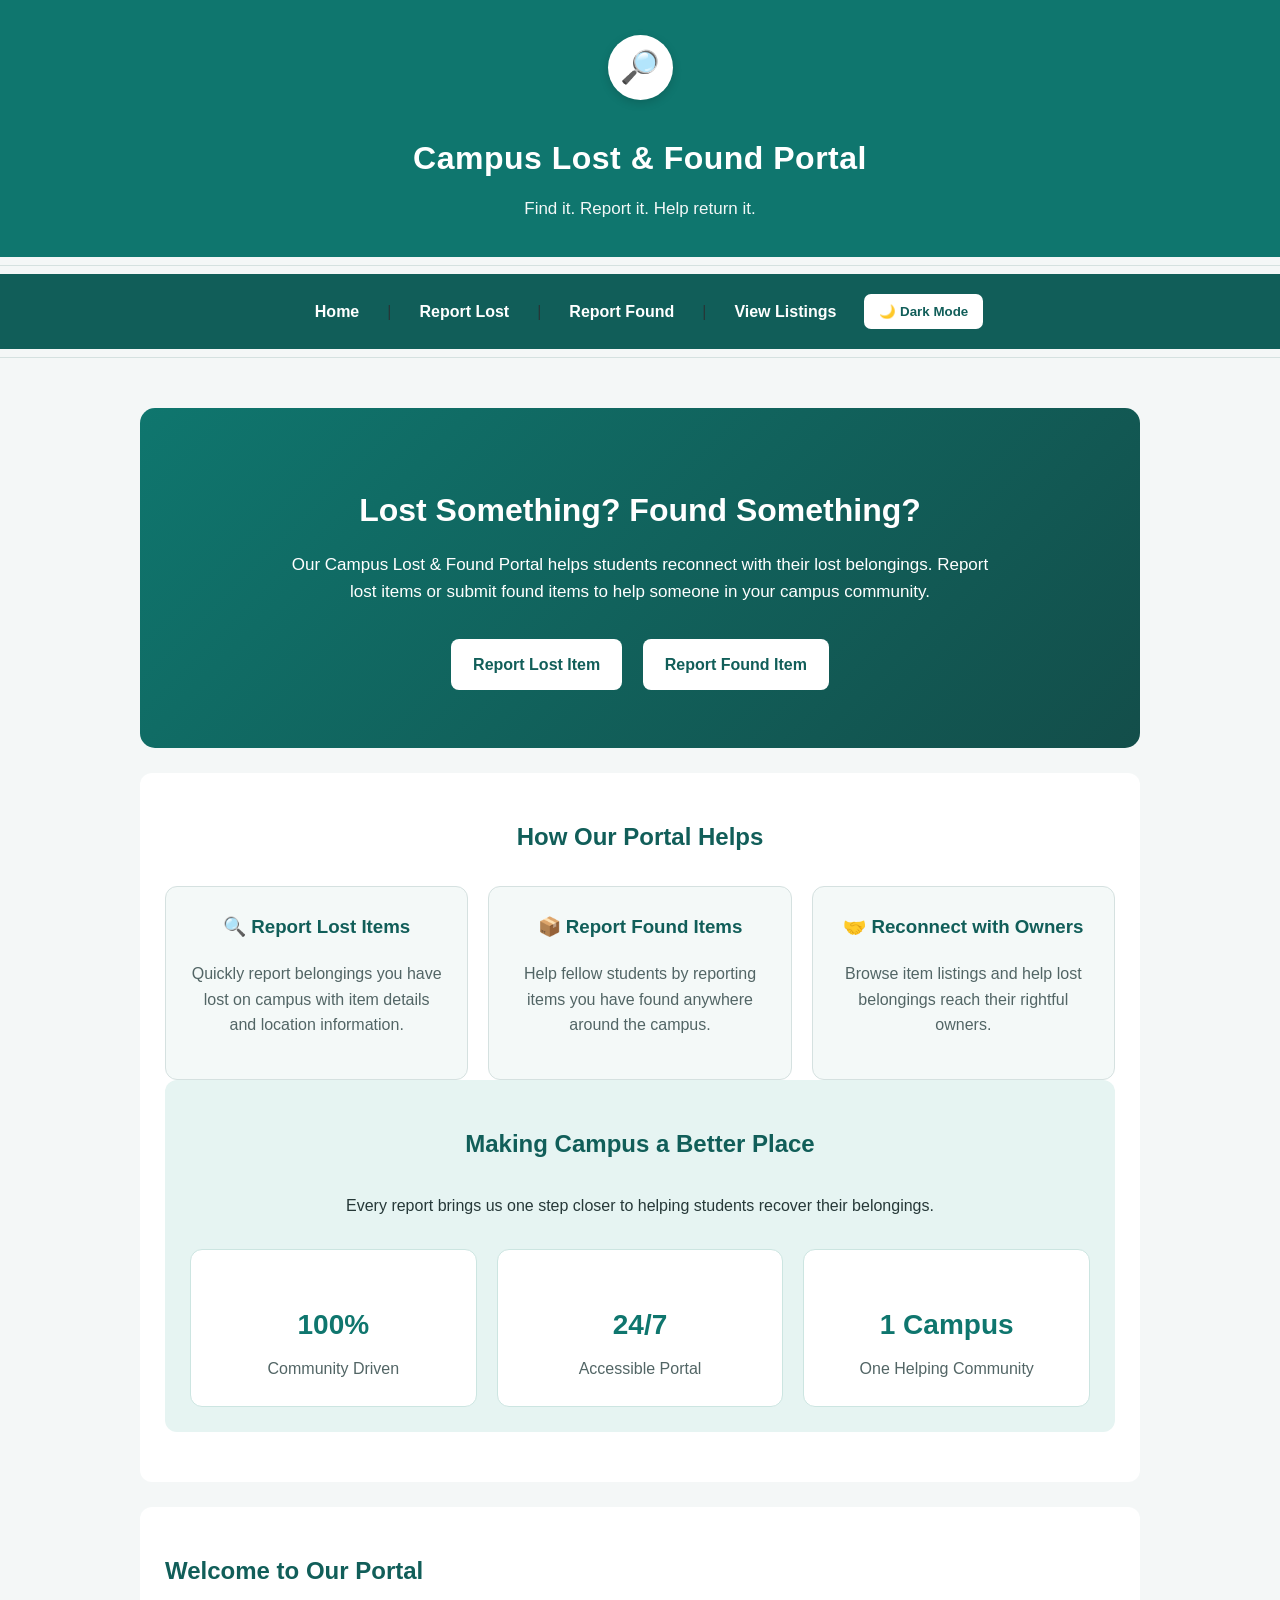
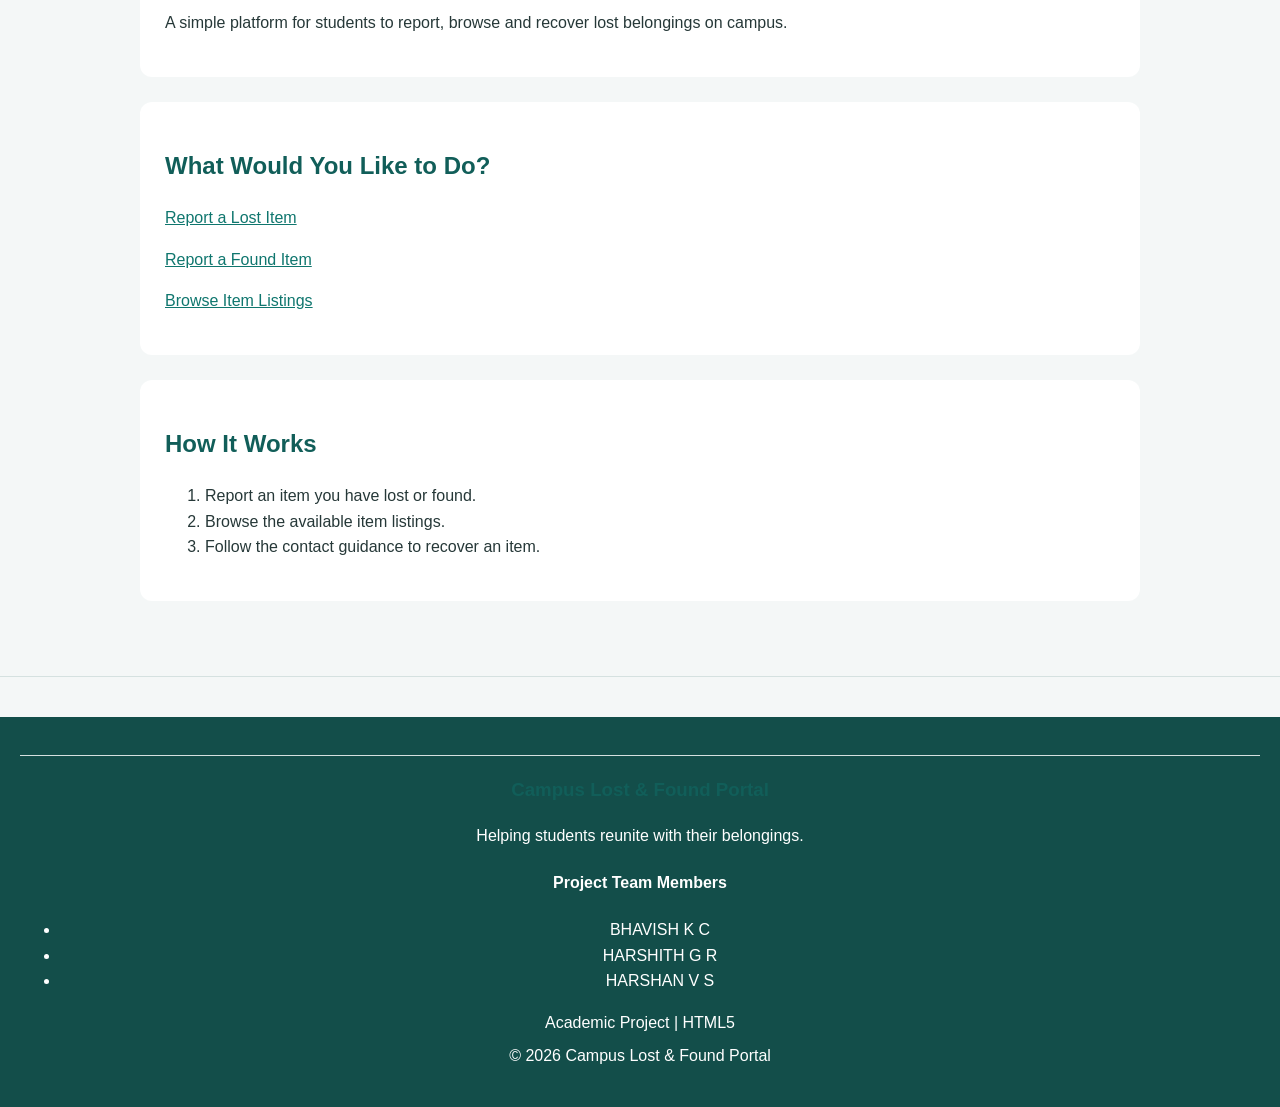
<file: index.html>
<!DOCTYPE html>
<html lang="en">

<head>
    <meta charset="UTF-8">
    <meta name="viewport" content="width=device-width, initial-scale=1.0">
    <title>Campus Lost & Found Portal</title>
    <link rel="stylesheet" href="style.css">
</head>

<body>

    <header><div class="brand-logo">🔎</div>
        <h1>Campus Lost & Found Portal</h1>
        <p>Find it. Report it. Help return it.</p>
    </header>

    <hr>

    <nav>
        <a href="index.html">Home</a> |
        <a href="lost.html">Report Lost</a> |
        <a href="found.html">Report Found</a> |
        <a href="listings.html">View Listings</a>
        <button id="darkModeToggle">🌙 Dark Mode</button>
    </nav>

    <hr>

    <main>
        <section class="hero">
    <h2>Lost Something? Found Something?</h2>
    <p>
        Our Campus Lost & Found Portal helps students reconnect
        with their lost belongings. Report lost items or submit
        found items to help someone in your campus community.
    </p>

    <div class="hero-buttons">
        <a href="lost.html" class="button">Report Lost Item</a>
        <a href="found.html" class="button">Report Found Item</a>
    </div>
</section>
<section class="features">
    <h2>How Our Portal Helps</h2>

    <div class="feature-container">

        <div class="feature-card">
            <h3>🔍 Report Lost Items</h3>
            <p>
                Quickly report belongings you have lost on campus
                with item details and location information.
            </p>
        </div>

        <div class="feature-card">
            <h3>📦 Report Found Items</h3>
            <p>
                Help fellow students by reporting items you have
                found anywhere around the campus.
            </p>
        </div>

        <div class="feature-card">
            <h3>🤝 Reconnect with Owners</h3>
            <p>
                Browse item listings and help lost belongings
                reach their rightful owners.
            </p>
        </div>

    </div>
    <section class="impact">
    <h2>Making Campus a Better Place</h2>
    <p class="impact-intro">
        Every report brings us one step closer to helping
        students recover their belongings.
    </p>

    <div class="impact-container">

        <div class="impact-card">
            <h3>100%</h3>
            <p>Community Driven</p>
        </div>

        <div class="impact-card">
            <h3>24/7</h3>
            <p>Accessible Portal</p>
        </div>

        <div class="impact-card">
            <h3>1 Campus</h3>
            <p>One Helping Community</p>
        </div>

    </div>
</section>
</section>

        <section>
            <h2>Welcome to Our Portal</h2>

            <p>
                A simple platform for students to report,
                browse and recover lost belongings on campus.
            </p>
        </section>

        <section>
            <h2>What Would You Like to Do?</h2>

            <p><a href="lost.html">Report a Lost Item</a></p>

            <p><a href="found.html">Report a Found Item</a></p>

            <p><a href="listings.html">Browse Item Listings</a></p>
        </section>

        <section>
            <h2>How It Works</h2>

            <ol>
                <li>Report an item you have lost or found.</li>
                <li>Browse the available item listings.</li>
                <li>Follow the contact guidance to recover an item.</li>
            </ol>
        </section>

    </main>

    <hr>

   
<footer>

    <hr>

    <h3>Campus Lost & Found Portal</h3>

    <p>Helping students reunite with their belongings.</p>

    <h4>Project Team Members</h4>

    <ul>
        <li>BHAVISH K C</li>
        <li>HARSHITH G R </li>
        <li>HARSHAN V S</li>
    </ul>

    <p>Academic Project | HTML5</p>

    <p>&copy; 2026 Campus Lost & Found Portal</p>

</footer>

<script>
    const darkModeButton = document.getElementById("darkModeToggle");

    // Check previously saved theme
    if (localStorage.getItem("theme") === "dark") {
        document.body.classList.add("dark-mode");
        darkModeButton.textContent = "☀️ Light Mode";
    }

    // Toggle between themes
    darkModeButton.addEventListener("click", function() {
        document.body.classList.toggle("dark-mode");

        if (document.body.classList.contains("dark-mode")) {
            localStorage.setItem("theme", "dark");
            darkModeButton.textContent = "☀️ Light Mode";
        } else {
            localStorage.setItem("theme", "light");
            darkModeButton.textContent = "🌙 Dark Mode";
        }
    });
</script>
<button id="backToTop" title="Back to Top">⬆️</button>
<script>
    const backToTopButton = document.getElementById("backToTop");

    window.addEventListener("scroll", function() {
        if (window.scrollY > 300) {
            backToTopButton.style.display = "block";
        } else {
            backToTopButton.style.display = "none";
        }
    });

    backToTopButton.addEventListener("click", function() {
        window.scrollTo({
            top: 0,
            behavior: "smooth"
        });
    });

</script>
        
</body>
</html>
</file>
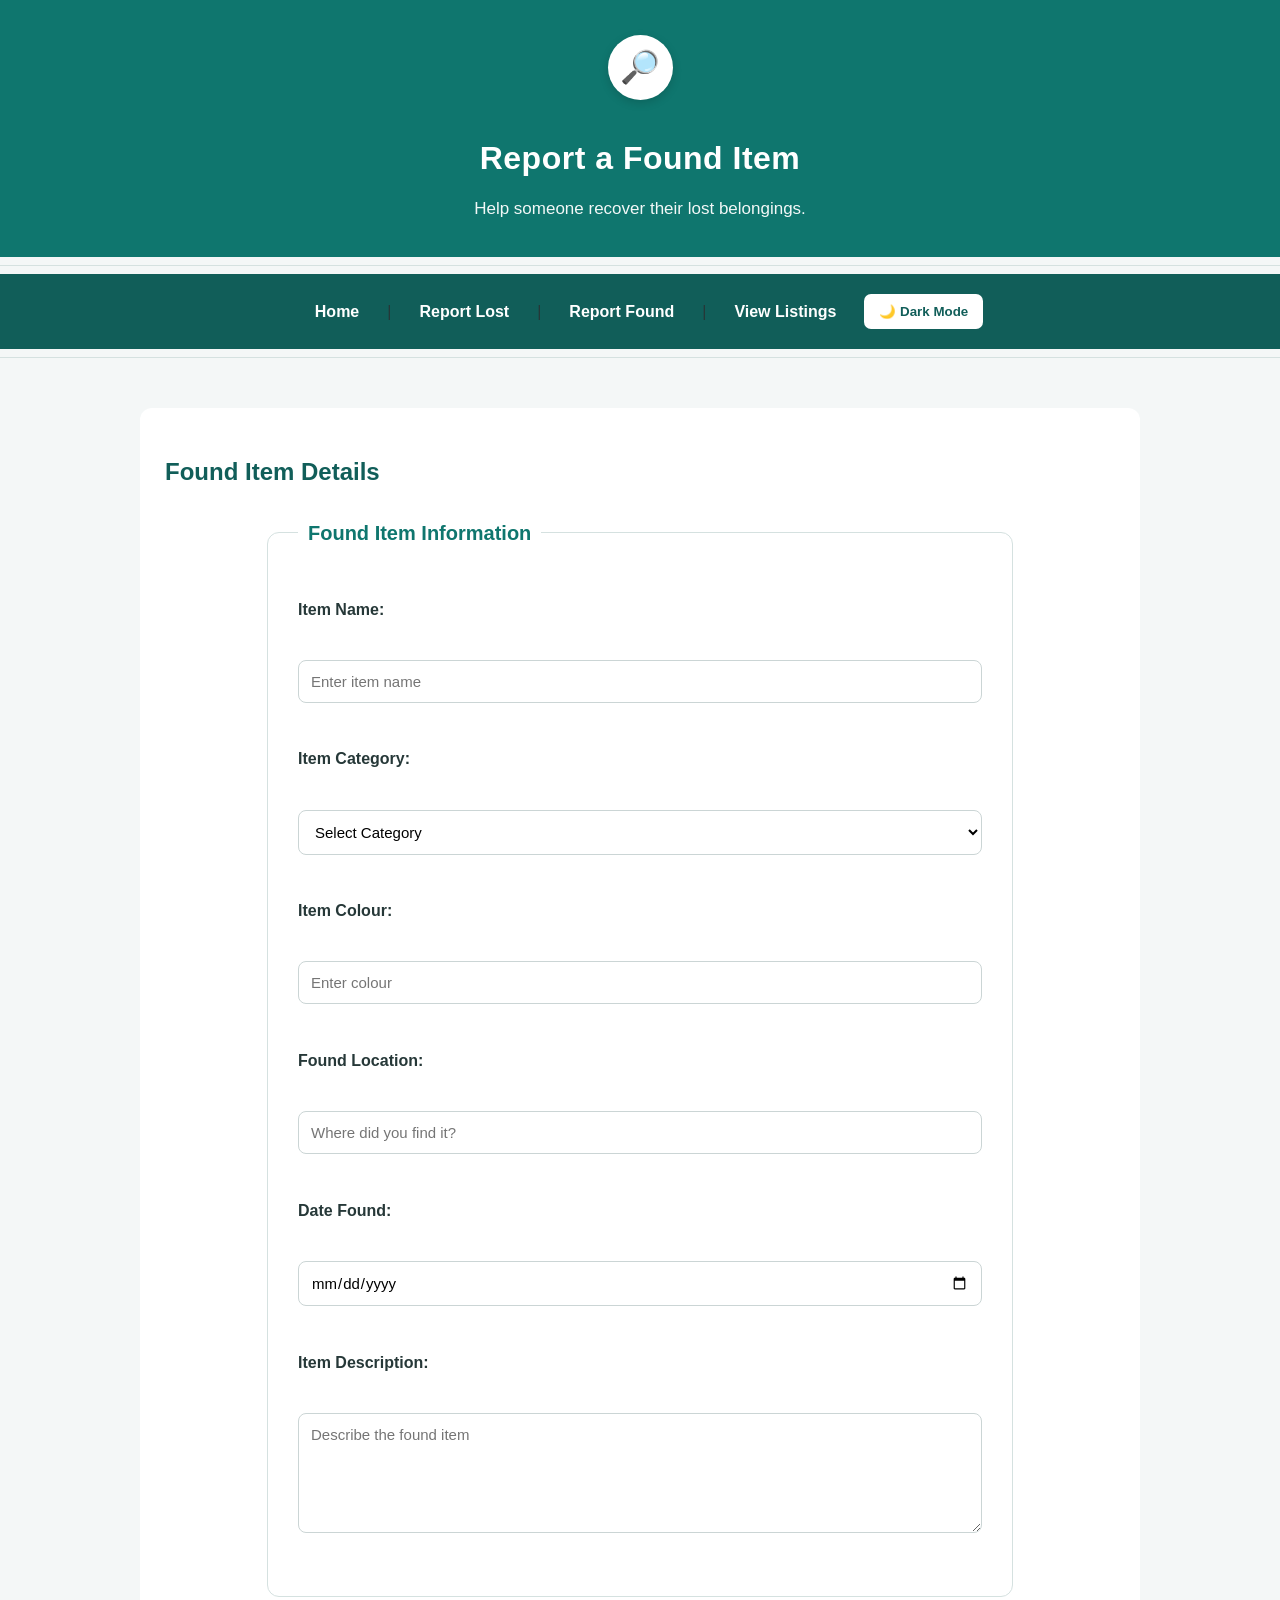
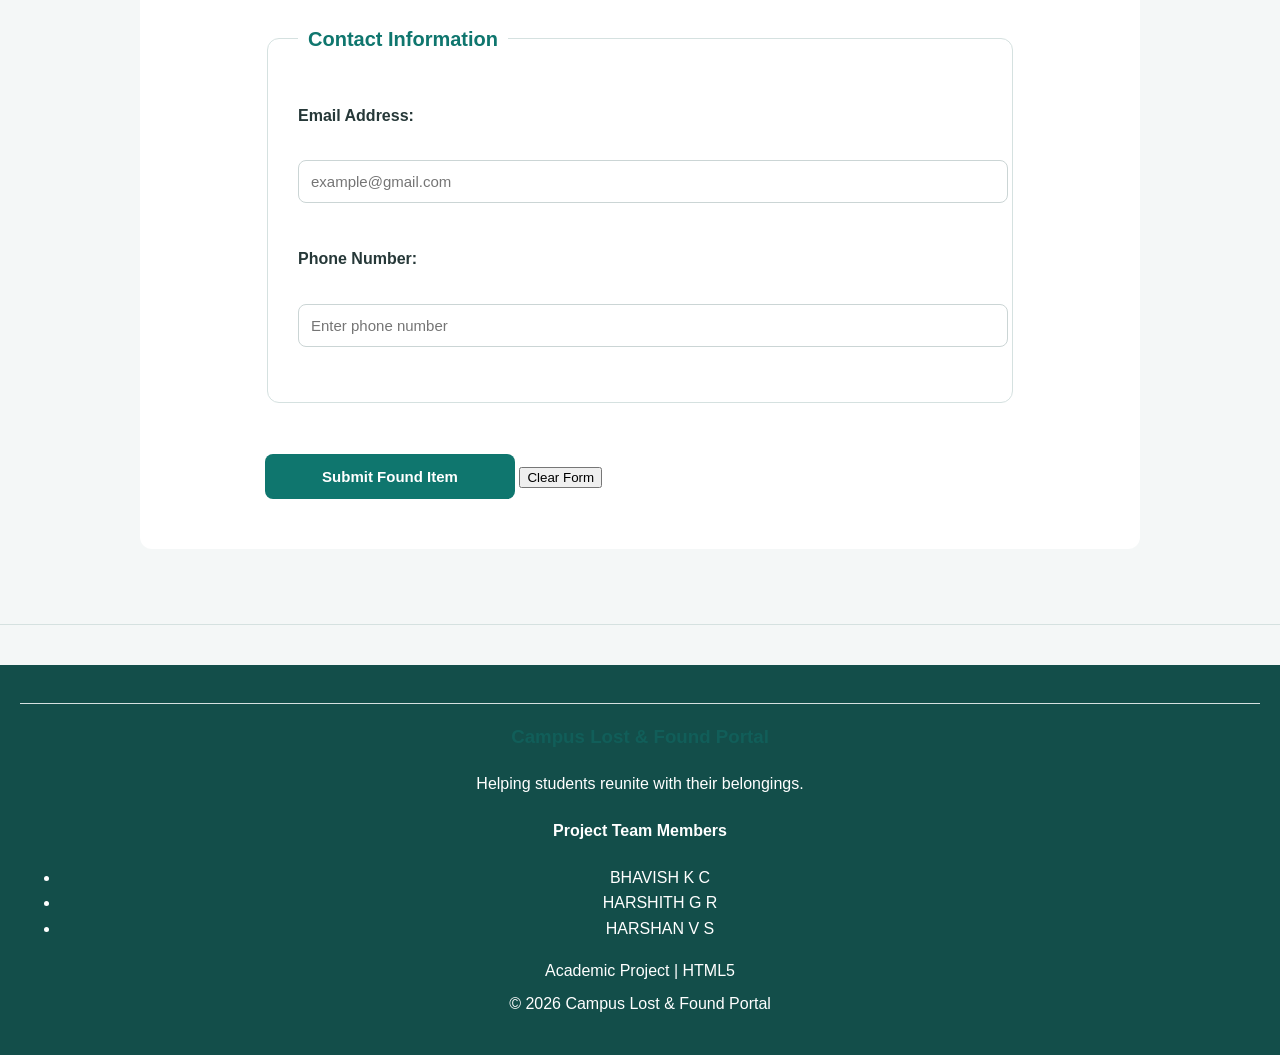
<file: found.html>
<!DOCTYPE html>
<html lang="en">

<head>
    <meta charset="UTF-8">
    <meta name="viewport" content="width=device-width, initial-scale=1.0">
    <title>Report Found Item | Campus Lost & Found</title>
    <link rel="stylesheet" href="style.css">
</head>

<body>

    <header><div class="brand-logo">🔎</div>
        <h1>Report a Found Item</h1>
        <p>Help someone recover their lost belongings.</p>
    </header>

    <hr>

    <nav>
        <a href="index.html">Home</a> |
        <a href="lost.html">Report Lost</a> |
        <a href="found.html">Report Found</a> |
        <a href="listings.html">View Listings</a>
        <button id="darkModeToggle">🌙 Dark Mode</button>
    </nav>

    <hr>

    <main>

        <section>
            <h2>Found Item Details</h2>

<form>

    <fieldset>

        <legend>Found Item Information</legend>

        <label for="itemname">Item Name:</label><br>
        <input type="text" id="itemname" name="itemname"
               placeholder="Enter item name" required>
        <br><br>

        <label for="category">Item Category:</label><br>
        <select id="category" name="category" required>
            <option value="">Select Category</option>
            <option>Electronics</option>
            <option>Books</option>
            <option>Accessories</option>
            <option>Documents</option>
            <option>Others</option>
        </select>
        <br><br>

        <label for="colour">Item Colour:</label><br>
        <input type="text" id="colour" name="colour"
               placeholder="Enter colour">
        <br><br>

        <label for="location">Found Location:</label><br>
        <input type="text" id="location" name="location"
               placeholder="Where did you find it?" required>
        <br><br>

        <label for="date">Date Found:</label><br>
        <input type="date" id="date" name="date">
        <br><br>

        <label for="description">Item Description:</label><br>
        <textarea id="description" name="description"
                  rows="5" cols="35"
                  placeholder="Describe the found item"></textarea>
        <br><br>

    </fieldset>

    <br>

    <fieldset>

        <legend>Contact Information</legend>

        <label for="email">Email Address:</label><br>
        <input type="email" id="email" name="email"
               placeholder="example@gmail.com" required>
        <br><br>

        <label for="phone">Phone Number:</label><br>
        <input type="tel" id="phone" name="phone"
               placeholder="Enter phone number">
        <br><br>

    </fieldset>

    <br>

    <input type="submit" value="Submit Found Item">
    <input type="reset" value="Clear Form">

</form>


        </section>

    </main>

    <hr>

   
<footer>

    <hr>

    <h3>Campus Lost & Found Portal</h3>

    <p>Helping students reunite with their belongings.</p>

    <h4>Project Team Members</h4>

    <ul>
        <li>BHAVISH K C</li>
        <li>HARSHITH G R</li>
        <li>HARSHAN V S</li>
    </ul>

    <p>Academic Project | HTML5</p>

    <p>&copy; 2026 Campus Lost & Found Portal</p>

</footer>

<script>
    const foundForm = document.querySelector("form");

    foundForm.addEventListener("submit", function(event) {
        event.preventDefault();

        alert("Your found item report has been submitted successfully! Thank you for helping.");

        foundForm.reset();
    });
</script>
<script>
    const darkModeButton = document.getElementById("darkModeToggle");

    if (localStorage.getItem("theme") === "dark") {
        document.body.classList.add("dark-mode");
        darkModeButton.textContent = "☀️ Light Mode";
    }

    darkModeButton.addEventListener("click", function() {
        document.body.classList.toggle("dark-mode");

        
        if (document.body.classList.contains("dark-mode")) {
            localStorage.setItem("theme", "dark");
            darkModeButton.textContent = "☀️ Light Mode";
        } else {
            localStorage.setItem("theme", "light");
            darkModeButton.textContent = "🌙 Dark Mode";
        }
    });

</script>
<script>
    const backToTopButton = document.getElementById("backToTop");

    window.addEventListener("scroll", function() {
        if (window.scrollY > 300) {
            backToTopButton.style.display = "block";
        } else {
            backToTopButton.style.display = "none";
        }
    });

    backToTopButton.addEventListener("click", function() {
        window.scrollTo({
            top: 0,
            behavior: "smooth"
        });
    });
</script>

</body>
</html>
</file>
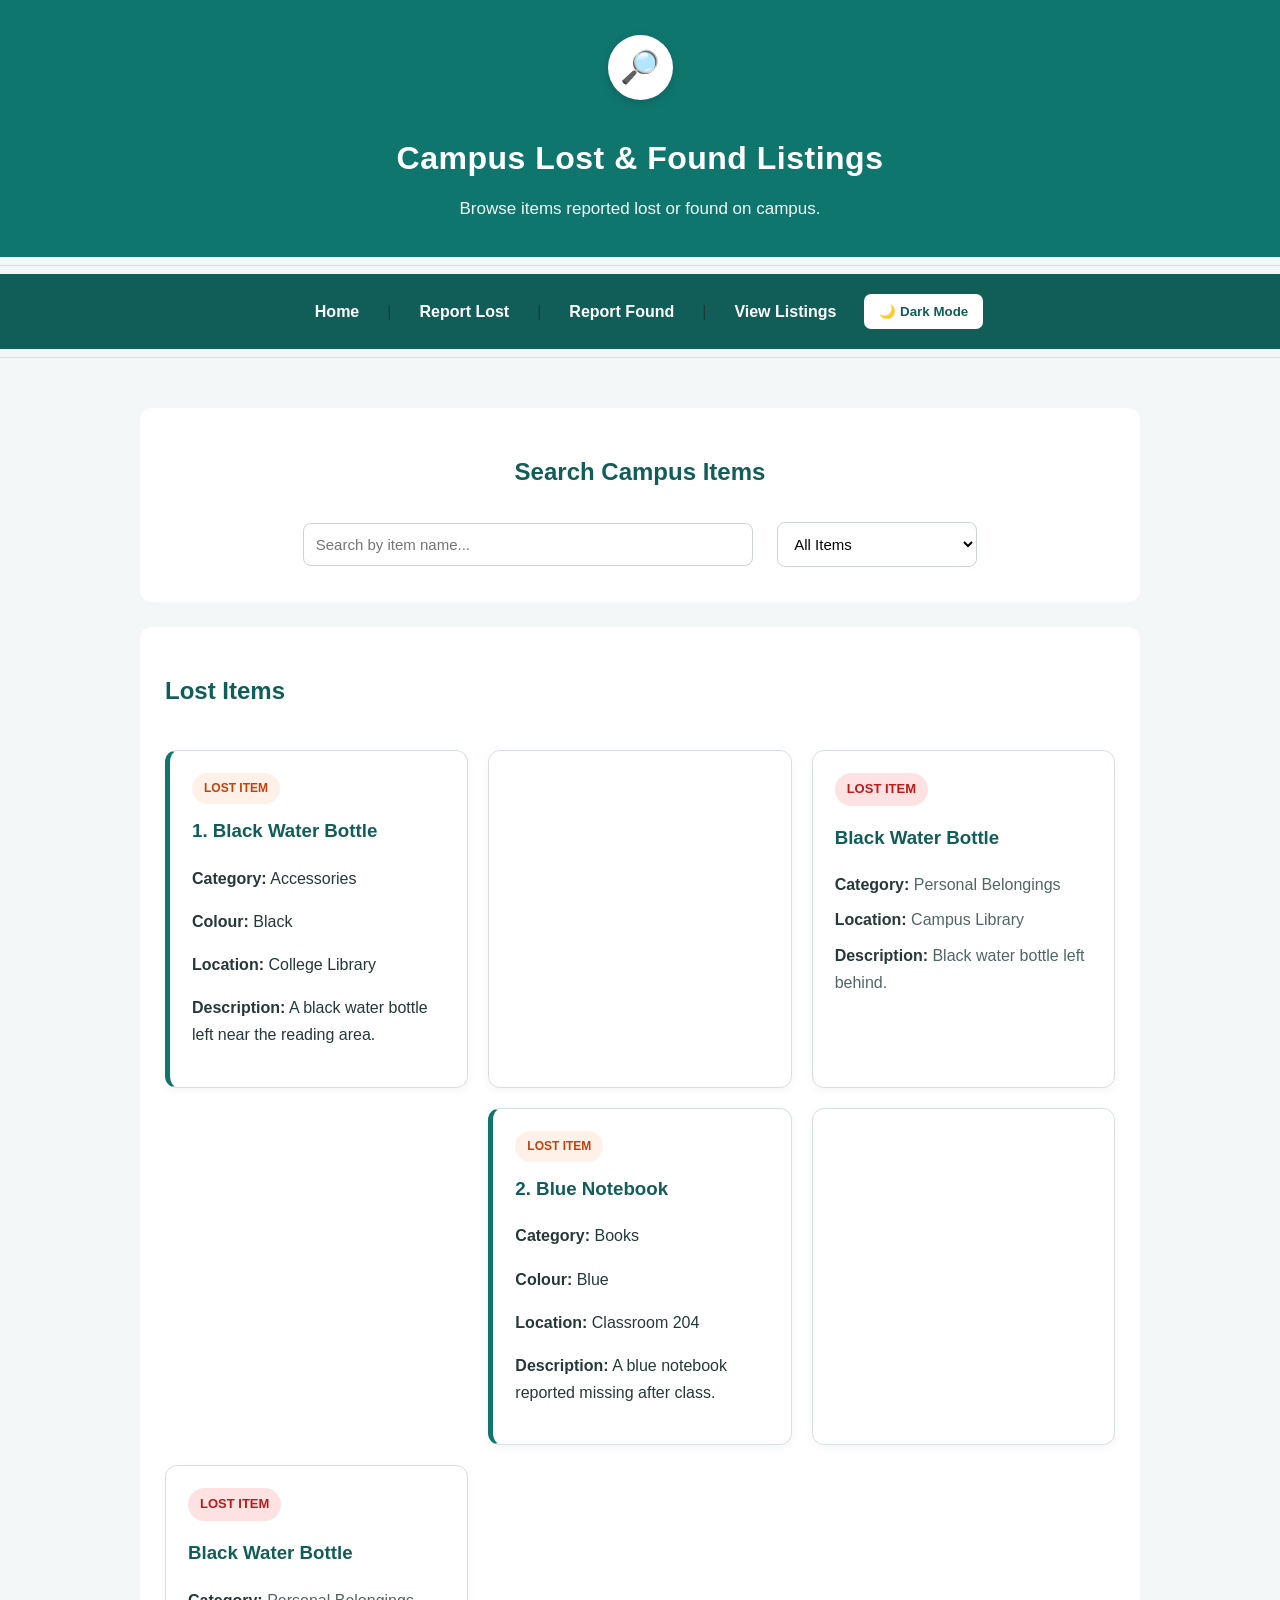
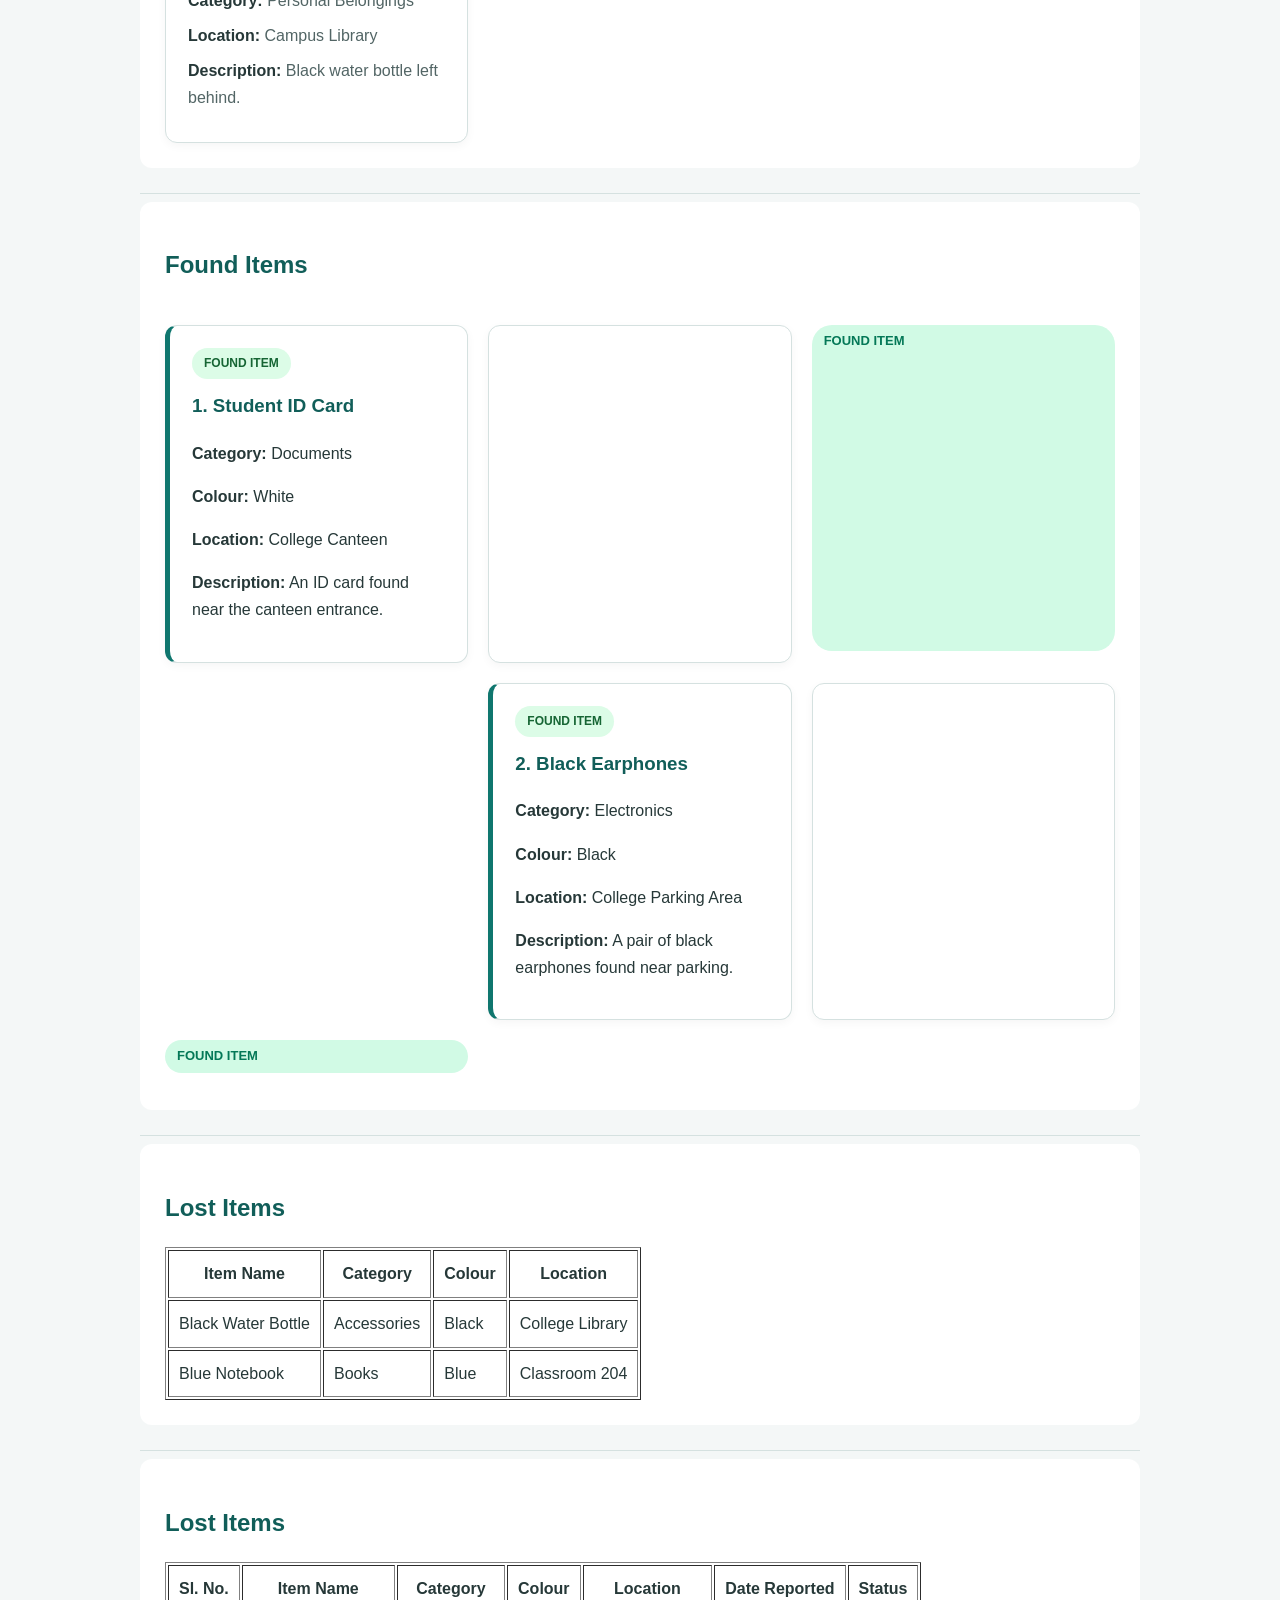
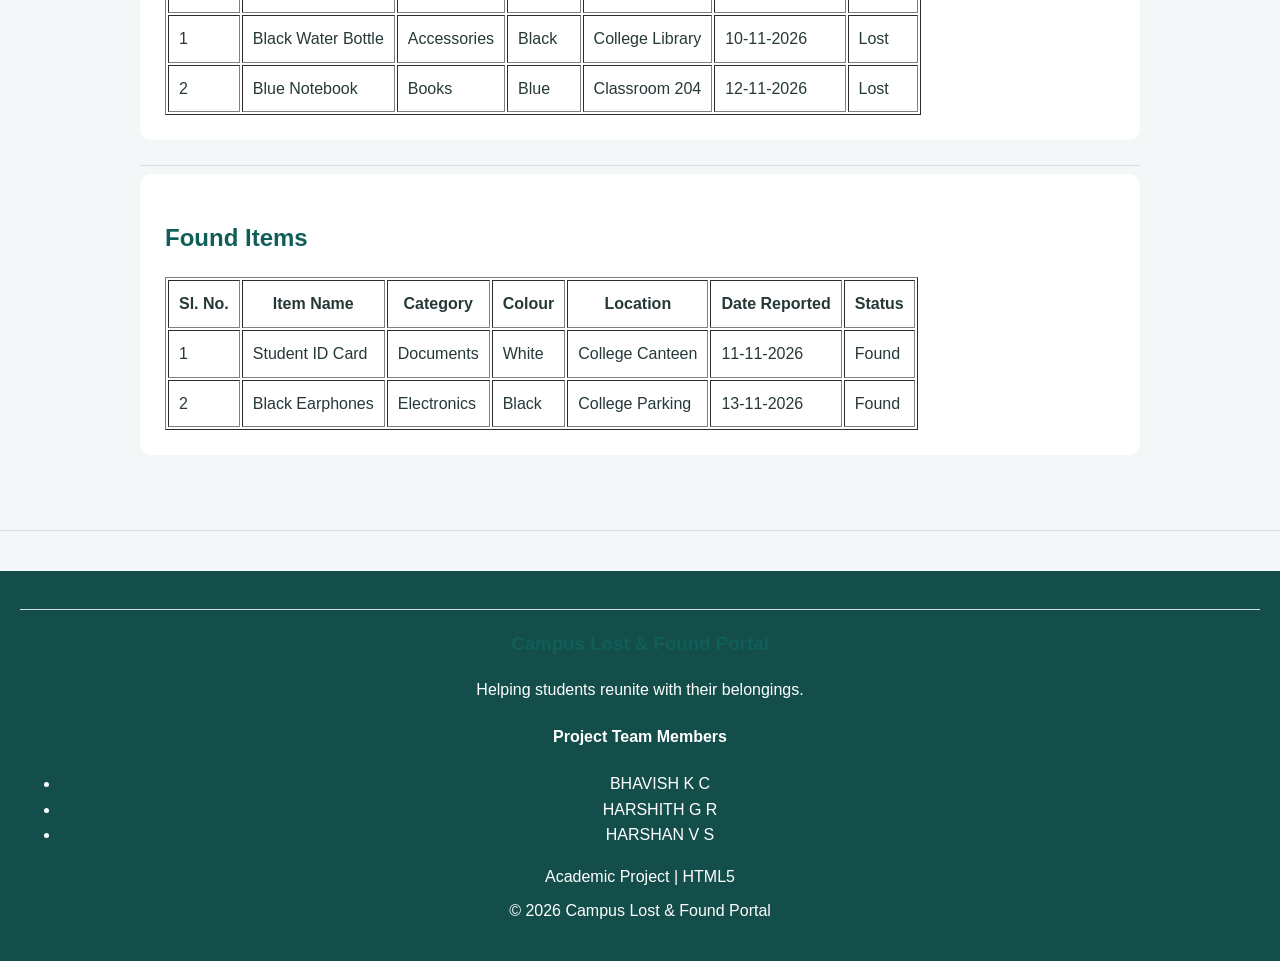
<file: listings.html>
<!DOCTYPE html>
<html lang="en">

<head>
    <meta charset="UTF-8">
    <meta name="viewport" content="width=device-width, initial-scale=1.0">
    <title>Item Listings | Campus Lost & Found</title>
    <link rel="stylesheet" href="style.css">
</head>

<body>

    <header><div class="brand-logo">🔎</div>
        <h1>Campus Lost & Found Listings</h1>
        <p>Browse items reported lost or found on campus.</p>
    </header>

    <hr>

    <nav>
        <a href="index.html">Home</a> |
        <a href="lost.html">Report Lost</a> |
        <a href="found.html">Report Found</a> |
        <a href="listings.html">View Listings</a>
        <button id="darkModeToggle">🌙 Dark Mode</button>
    </nav>

    <hr>

    <main>
<section class="search-section">
    <h2>Search Campus Items</h2>

    <input
        type="text"
        id="searchInput"
        placeholder="Search by item name..."
    >

    <select id="statusFilter">
        <option value="all">All Items</option>
        <option value="lost">Lost Items</option>
        <option value="found">Found Items</option>
    </select>
</section>
        <section>
            <h2>Lost Items</h2>

            <article>
                <span class="item-badge lost-badge">LOST ITEM</span>
                <h3>1. Black Water Bottle</h3>
                <p><strong>Category:</strong> Accessories</p>
                <p><strong>Colour:</strong> Black</p>
                <p><strong>Location:</strong> College Library</p>
                <p><strong>Description:</strong> A black water bottle left near the reading area.</p>
            </article>
            <article class="item-card" data-status="lost"></article>
<article class="item-card">

    <span class="item-status lost-status">
        LOST ITEM
    </span>
    <h3>Black Water Bottle</h3>

    <p><strong>Category:</strong> Personal Belongings</p>
    <p><strong>Location:</strong> Campus Library</p>
    <p><strong>Description:</strong> Black water bottle left behind.</p>

</article>
            <hr>

            <article>
                <span class="item-badge lost-badge">LOST ITEM</span>
                <h3>2. Blue Notebook</h3>
                <p><strong>Category:</strong> Books</p>
                <p><strong>Colour:</strong> Blue</p>
                <p><strong>Location:</strong> Classroom 204</p>
                <p><strong>Description:</strong> A blue notebook reported missing after class.</p>
            </article>
            <article class="item-card" data-status="lost"></article>
<article class="item-card">

    <span class="item-status lost-status">
        LOST ITEM
    </span>

    <h3>Black Water Bottle</h3>

    <p><strong>Category:</strong> Personal Belongings</p>
    <p><strong>Location:</strong> Campus Library</p>
    <p><strong>Description:</strong> Black water bottle left behind.</p>

</article>
        </section>

        <hr>

        <section>
            <h2>Found Items</h2>

            <article>
                <span class="item-badge found-badge">FOUND ITEM</span>
                <h3>1. Student ID Card</h3>
                <p><strong>Category:</strong> Documents</p>
                <p><strong>Colour:</strong> White</p>
                <p><strong>Location:</strong> College Canteen</p>
                <p><strong>Description:</strong> An ID card found near the canteen entrance.</p>
            </article>
            <article class="item-card" data-status="found"></article>
<span class="item-status found-status">
    FOUND ITEM
</span>
            <hr>

            <article>
                <span class="item-badge found-badge">FOUND ITEM</span>
                <h3>2. Black Earphones</h3>
                <p><strong>Category:</strong> Electronics</p>
                <p><strong>Colour:</strong> Black</p>
                <p><strong>Location:</strong> College Parking Area</p>
                <p><strong>Description:</strong> A pair of black earphones found near parking.</p>
            </article>
            <article class="item-card" data-status="found"></article>
<span class="item-status found-status">
    FOUND ITEM
</span>
        </section>

        <hr>

       <div class="listings-container">
    <!-- Your item cards go here -->
</div>
<section>

    <h2>Lost Items</h2>

    <table border="1" cellpadding="10">

        <tr>
            <th>Item Name</th>
            <th>Category</th>
            <th>Colour</th>
            <th>Location</th>
        </tr>

        <tr>
            <td>Black Water Bottle</td>
            <td>Accessories</td>
            <td>Black</td>
            <td>College Library</td>
        </tr>

        <tr>
            <td>Blue Notebook</td>
            <td>Books</td>
            <td>Blue</td>
            <td>Classroom 204</td>
        </tr>

    </table>

</section>

<hr>


<section>

    <h2>Lost Items</h2>

    <table border="1" cellpadding="10">

        <tr>
            <th>Sl. No.</th>
            <th>Item Name</th>
            <th>Category</th>
            <th>Colour</th>
            <th>Location</th>
            <th>Date Reported</th>
            <th>Status</th>
        </tr>

        <tr>
            <td>1</td>
            <td>Black Water Bottle</td>
            <td>Accessories</td>
            <td>Black</td>
            <td>College Library</td>
            <td>10-11-2026</td>
            <td>Lost</td>
        </tr>

        <tr>
            <td>2</td>
            <td>Blue Notebook</td>
            <td>Books</td>
            <td>Blue</td>
            <td>Classroom 204</td>
            <td>12-11-2026</td>
            <td>Lost</td>
        </tr>

    </table>

</section>

<hr>

<section>

    <h2>Found Items</h2>

    <table border="1" cellpadding="10">

        <tr>
            <th>Sl. No.</th>
            <th>Item Name</th>
            <th>Category</th>
            <th>Colour</th>
            <th>Location</th>
            <th>Date Reported</th>
            <th>Status</th>
        </tr>

        <tr>
            <td>1</td>
            <td>Student ID Card</td>
            <td>Documents</td>
            <td>White</td>
            <td>College Canteen</td>
            <td>11-11-2026</td>
            <td>Found</td>
        </tr>

        <tr>
            <td>2</td>
            <td>Black Earphones</td>
            <td>Electronics</td>
            <td>Black</td>
            <td>College Parking</td>
            <td>13-11-2026</td>
            <td>Found</td>
        </tr>

    </table>

</section>



    </main>

    <hr>

<footer>

    <hr>

    <h3>Campus Lost & Found Portal</h3>

    <p>Helping students reunite with their belongings.</p>

    <h4>Project Team Members</h4>

    <ul>
        <li>BHAVISH K C</li>
        <li>HARSHITH G R</li>
        <li>HARSHAN V S</li>
    </ul>

    <p>Academic Project | HTML5</p>

    <p>&copy; 2026 Campus Lost & Found Portal</p>

</footer>

<script>
    const searchInput = document.getElementById("searchInput");
    const statusFilter = document.getElementById("statusFilter");
    const itemCards = document.querySelectorAll(".item-card");

    function filterItems() {
        const searchText = searchInput.value.toLowerCase();
        const selectedStatus = statusFilter.value;

        itemCards.forEach(function(card) {
            const itemText = card.textContent.toLowerCase();
            const itemStatus = card.dataset.status;

            const matchesSearch = itemText.includes(searchText);

            const matchesStatus =
                selectedStatus === "all" ||
                itemStatus === selectedStatus;

            if (matchesSearch && matchesStatus) {
                card.style.display = "";
            } else {
                card.style.display = "none";
            }
        });
    }

    searchInput.addEventListener("input", filterItems);
    statusFilter.addEventListener("change", filterItems);
</script>
<script>
    const darkModeButton = document.getElementById("darkModeToggle");

    if (localStorage.getItem("theme") === "dark") {
        document.body.classList.add("dark-mode");
        darkModeButton.textContent = "☀️ Light Mode";
    }

    darkModeButton.addEventListener("click", function() {
        document.body.classList.toggle("dark-mode");

        if (document.body.classList.contains("dark-mode")) {
            localStorage.setItem("theme", "dark");
            darkModeButton.textContent = "☀️ Light Mode";
        } else {
            localStorage.setItem("theme", "light");
            darkModeButton.textContent = "🌙 Dark Mode";
        }
    });
</script>
<script>
    const backToTopButton = document.getElementById("backToTop");

    window.addEventListener("scroll", function() {
        if (window.scrollY > 300) {
            backToTopButton.style.display = "block";
        } else {
            backToTopButton.style.display = "none";
        }
    });

    backToTopButton.addEventListener("click", function() {
        window.scrollTo({
            top: 0,
            behavior: "smooth"
        });
    });
</script>
</body>
</html>
</file>
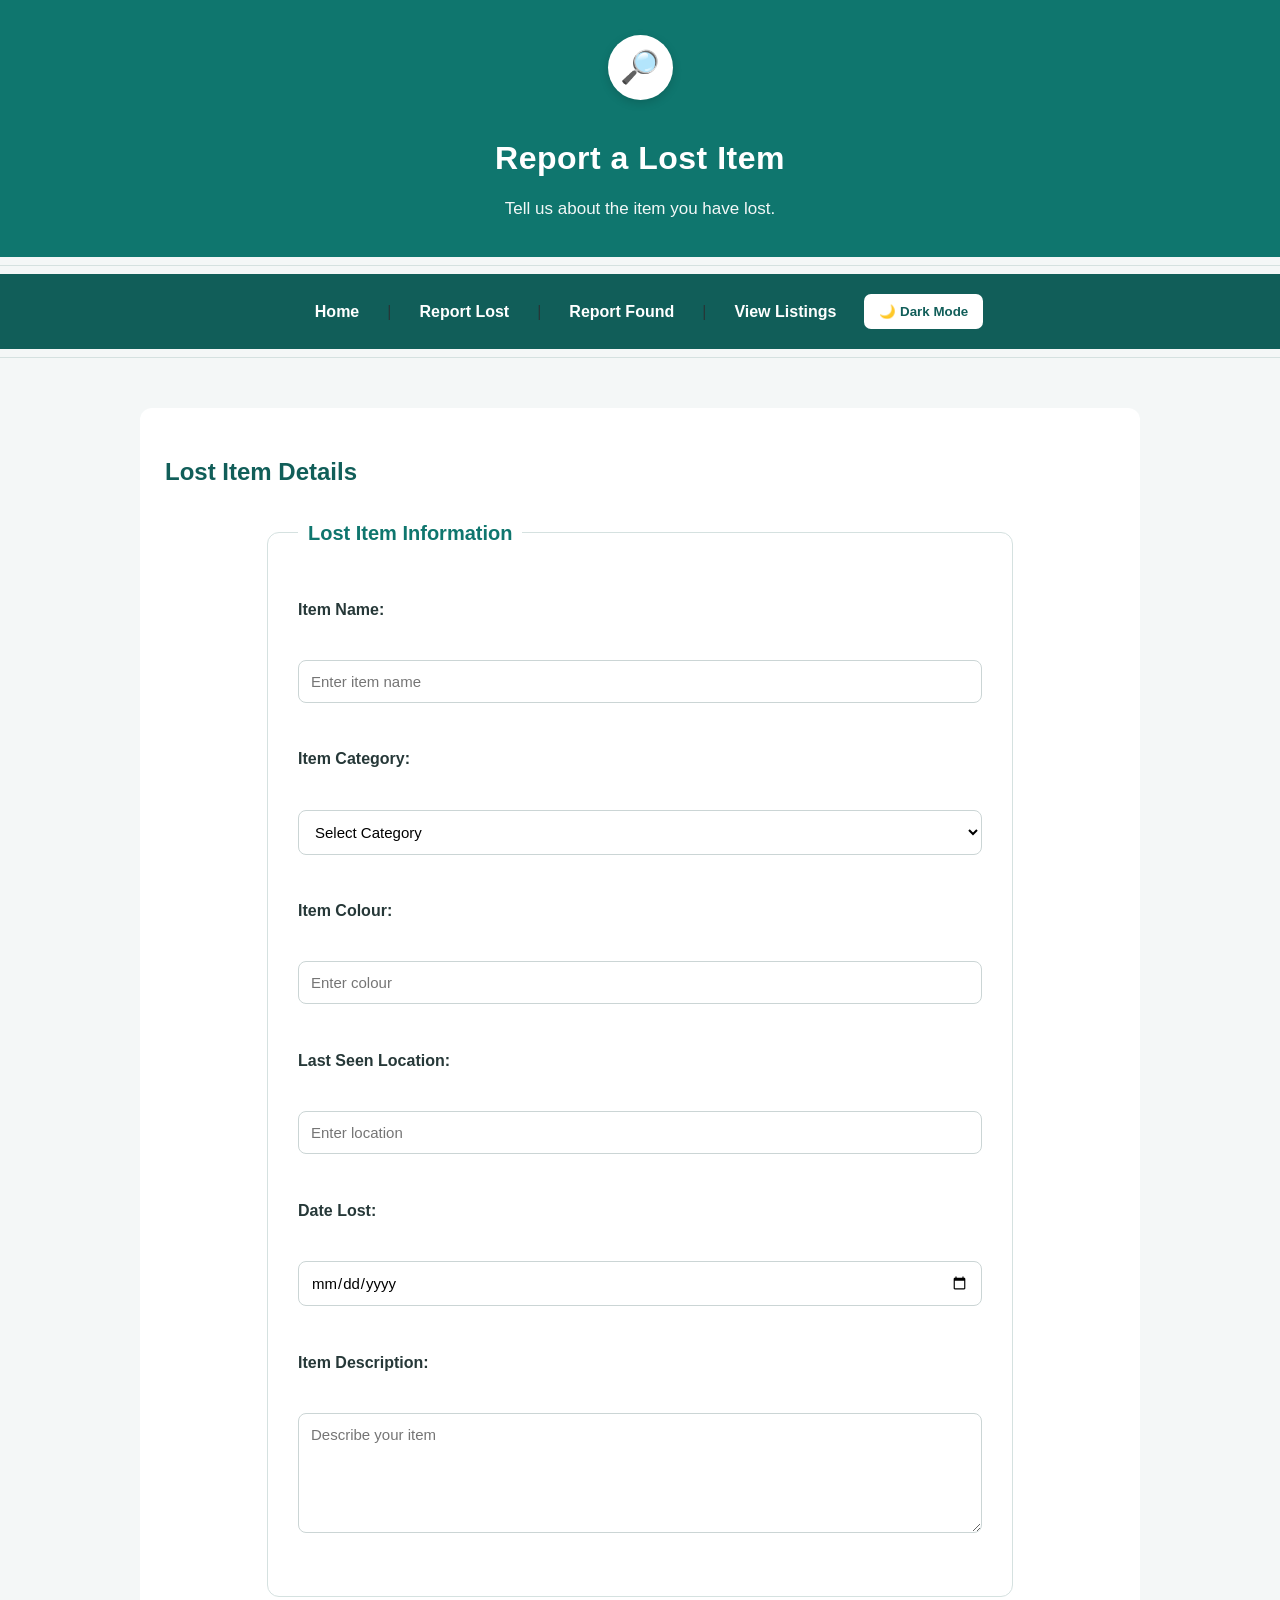
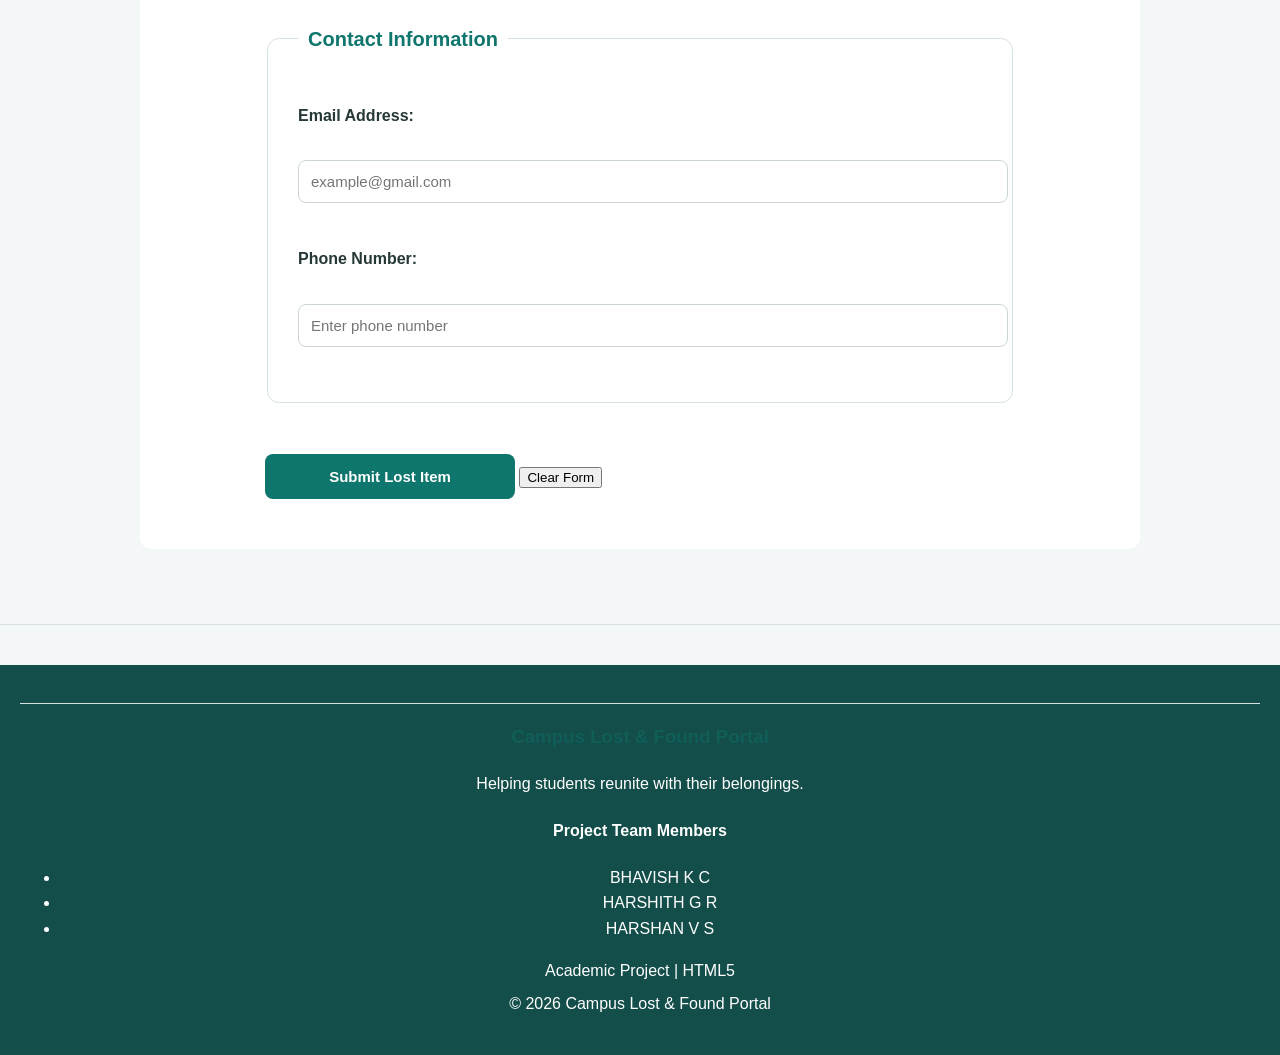
<file: lost.html>
<!DOCTYPE html>
<html lang="en">

<head>
    <meta charset="UTF-8">
    <meta name="viewport" content="width=device-width, initial-scale=1.0">
    <title>Report Lost Item | Campus Lost & Found</title>
    <link rel="stylesheet" href="style.css">
</head>

<body>

    <header><div class="brand-logo">🔎</div>
        <h1>Report a Lost Item</h1>
        <p>Tell us about the item you have lost.</p>
    </header>

    <hr>

    <nav>
        <a href="index.html">Home</a> |
        <a href="lost.html">Report Lost</a> |
        <a href="found.html">Report Found</a> |
        <a href="listings.html">View Listings</a>
        <button id="darkModeToggle">🌙 Dark Mode</button>
    </nav>

    <hr>

    <main>

        <section>
            <h2>Lost Item Details</h2>

<form>

    <fieldset>

        <legend>Lost Item Information</legend>

        <label for="itemname">Item Name:</label><br>
        <input type="text" id="itemname" name="itemname"
               placeholder="Enter item name" required>
        <br><br>

        <label for="category">Item Category:</label><br>
        <select id="category" name="category" required>
            <option value="">Select Category</option>
            <option>Electronics</option>
            <option>Books</option>
            <option>Accessories</option>
            <option>Documents</option>
            <option>Others</option>
        </select>
        <br><br>

        <label for="colour">Item Colour:</label><br>
        <input type="text" id="colour" name="colour"
               placeholder="Enter colour">
        <br><br>

        <label for="location">Last Seen Location:</label><br>
        <input type="text" id="location" name="location"
               placeholder="Enter location" required>
        <br><br>

        <label for="date">Date Lost:</label><br>
        <input type="date" id="date" name="date">
        <br><br>

        <label for="description">Item Description:</label><br>
        <textarea id="description" name="description"
                  rows="5" cols="35"
                  placeholder="Describe your item"></textarea>
        <br><br>

    </fieldset>

    <br>

    <fieldset>

        <legend>Contact Information</legend>

        <label for="email">Email Address:</label><br>
        <input type="email" id="email" name="email"
               placeholder="example@gmail.com" required>
        <br><br>

        <label for="phone">Phone Number:</label><br>
        <input type="tel" id="phone" name="phone"
               placeholder="Enter phone number">
        <br><br>

    </fieldset>

    <br>

    <input type="submit" value="Submit Lost Item">
    <input type="reset" value="Clear Form">

</form>

           
        </section>

    </main>

    <hr>

<footer>

    <hr>

    <h3>Campus Lost & Found Portal</h3>

    <p>Helping students reunite with their belongings.</p>

    <h4>Project Team Members</h4>

    <ul>
        <li>BHAVISH K C</li>
        <li>HARSHITH G R</li>
        <li>HARSHAN V S</li>
    </ul>

    <p>Academic Project | HTML5</p>

    <p>&copy; 2026 Campus Lost & Found Portal</p>

</footer>

<script>
    const lostForm = document.querySelector("form");

    lostForm.addEventListener("submit", function(event) {
        event.preventDefault();

        alert("Your lost item report has been submitted successfully!");

        lostForm.reset();
    });
</script>
<script>
    const darkModeButton = document.getElementById("darkModeToggle");

    if (localStorage.getItem("theme") === "dark") {
        document.body.classList.add("dark-mode");
        darkModeButton.textContent = "☀️ Light Mode";
    }

    darkModeButton.addEventListener("click", function() {
        document.body.classList.toggle("dark-mode");

        if (document.body.classList.contains("dark-mode")) {
            localStorage.setItem("theme", "dark");
            darkModeButton.textContent = "☀️ Light Mode";
        } else {
            localStorage.setItem("theme", "light");
            darkModeButton.textContent = "🌙 Dark Mode";
        }
    });
</script>
<script>
    const backToTopButton = document.getElementById("backToTop");

    window.addEventListener("scroll", function() {
        if (window.scrollY > 300) {
            backToTopButton.style.display = "block";
        } else {
            backToTopButton.style.display = "none";
        }
    });

    backToTopButton.addEventListener("click", function() {
        window.scrollTo({
            top: 0,
            behavior: "smooth"
        });
    });

</script>
</body>
</html>
</file>
<file: style.css>
/* =================================
   CAMPUS LOST & FOUND PORTAL
   Theme: Teal, White and Light Grey
================================= */

/* 1. Basic webpage settings */

body {
    font-family: Arial, sans-serif;
    background-color: #f4f7f7;
    color: #263838;
    margin: 0;
    line-height: 1.6;
}

/* 2. Header */

header {
    background-color: #0f766e;
    color: white;
    text-align: center;
    padding: 35px 20px;
}

header h1 {
    margin-bottom: 10px;
    font-size: 32px;
}

header p {
    margin: 0;
    font-size: 17px;
}

/* 3. Navigation bar */

nav {
    background-color: #115e59;
    text-align: center;
    padding: 16px;
}

nav a {
    color: white;
    text-decoration: none;
    margin: 0 12px;
    font-weight: bold;
}

nav a:hover {
    text-decoration: underline;
}

/* 4. Main content */

main {
    max-width: 1000px;
    margin: 30px auto;
    padding: 20px;
}

section {
    background-color: white;
    padding: 25px;
    margin-bottom: 25px;
    border-radius: 12px;
}

/* 5. Headings */

h1, h2, h3 {
    color: #115e59;
}

header h1 {
    color: white;
}

/* 6. Links and buttons */

a {
    color: #0f766e;
}

input[type="submit"] {
    background-color: #0f766e;
    color: white;
    border: none;
    padding: 12px 22px;
    border-radius: 6px;
    cursor: pointer;
    font-size: 15px;
}

input[type="submit"]:hover {
    background-color: #115e59;
}

/* 7. Forms */

form {
    margin-top: 20px;
}

fieldset {
    border: 1px solid #cbd5d5;
    border-radius: 10px;
    padding: 25px;
}

legend {
    color: #0f766e;
    font-weight: bold;
    padding: 0 10px;
}

label {
    font-weight: bold;
}

input[type="text"],
input[type="date"],
select,
textarea {
    width: 100%;
    max-width: 500px;
    padding: 10px;
    margin-top: 6px;
    border: 1px solid #cbd5d5;
    border-radius: 6px;
    box-sizing: border-box;
    font-family: Arial, sans-serif;
}

/* 8. Item listings */

article {
    background-color: #f4f9f8;
    padding: 20px;
    margin: 20px 0;
    border-left: 5px solid #0f766e;
    border-radius: 8px;
}

/* 9. Footer */

footer {
    background-color: #115e59;
    color: white;
    text-align: center;
    padding: 20px;
}

footer p {
    margin: 5px;
}

/* 10. Horizontal lines */

hr {
    border: none;
    border-top: 1px solid #d5e1e0;
}

/* 11. Mobile responsive design */

@media screen and (max-width: 600px) {

    header h1 {
        font-size: 25px;
    }

    nav a {
        display: inline-block;
        margin: 6px;
    }

    main {
        padding: 10px;
        margin: 10px auto;
    }

    section {
        padding: 18px;
    }

    fieldset {
        padding: 15px;
    }
}

/* Homepage Hero Section */
.hero {
    background: linear-gradient(135deg, #0f766e, #134e4a);
    color: white;
    text-align: center;
    padding: 50px 30px;
    border-radius: 15px;
}

.hero h2 {
    color: white;
    font-size: 32px;
    margin-bottom: 15px;
}

.hero p {
    max-width: 700px;
    margin: 0 auto 25px;
    font-size: 17px;
}

.hero-buttons {
    margin-top: 25px;
}

.button {
    display: inline-block;
    background-color: white;
    color: #115e59;
    text-decoration: none;
    padding: 13px 22px;
    margin: 8px;
    border-radius: 8px;
    font-weight: bold;
}

.button:hover {
    background-color: #d9f3ef;
}
/* Feature Cards */
.features {
    text-align: center;
}

.features h2 {
    margin-bottom: 30px;
}

.feature-container {
    display: flex;
    gap: 20px;
    justify-content: center;
    flex-wrap: wrap;
}

.feature-card {
    flex: 1;
    min-width: 220px;
    max-width: 300px;
    background-color: #f4f9f8;
    padding: 25px;
    border-radius: 12px;
    border: 1px solid #d5e1e0;
    transition: transform 0.3s, box-shadow 0.3s;
}

.feature-card:hover {
    transform: translateY(-5px);
    box-shadow: 0 8px 20px rgba(0, 0, 0, 0.10);
}

.feature-card h3 {
    margin-top: 0;
}

.feature-card p {
    color: #526565;
}
/* Campus Impact Section */
.impact {
    text-align: center;
    background-color: #e6f4f2;
}

.impact-intro {
    max-width: 650px;
    margin: 0 auto 30px;
}

.impact-container {
    display: flex;
    justify-content: center;
    gap: 20px;
    flex-wrap: wrap;
}

.impact-card {
    background-color: white;
    padding: 25px;
    min-width: 180px;
    border-radius: 12px;
    flex: 1;
    border: 1px solid #cce5e1;
}

.impact-card h3 {
    font-size: 28px;
    color: #0f766e;
    margin-bottom: 8px;
}

.impact-card p {
    margin: 0;
    color: #526565;
}
/* Professional Navigation Bar */
nav {
    background-color: #115e59;
    display: flex;
    justify-content: center;
    align-items: center;
    flex-wrap: wrap;
    gap: 10px;
    padding: 15px;
}

nav a {
    color: white;
    text-decoration: none;
    font-weight: bold;
    padding: 10px 18px;
    border-radius: 6px;
    transition: background-color 0.3s;
    margin: 0;
}

nav a:hover {
    background-color: #0f766e;
    text-decoration: none;
}
/* Professional Footer */
footer {
    background-color: #134e4a;
    color: white;
    text-align: center;
    padding: 30px 20px;
    margin-top: 40px;
}

footer p {
    margin: 8px 0;
}

footer a {
    color: #ccfbf1;
    text-decoration: none;
}

footer a:hover {
    text-decoration: underline;
}
/* Professional Form Design */

form {
    max-width: 750px;
    margin: 25px auto;
}

fieldset {
    background-color: #ffffff;
    border: 1px solid #d5e1e0;
    border-radius: 12px;
    padding: 30px;
}

legend {
    font-size: 20px;
    font-weight: bold;
}

label {
    display: block;
    margin-top: 18px;
    margin-bottom: 6px;
}

input[type="text"],
input[type="date"],
input[type="email"],
input[type="tel"],
select,
textarea {
    width: 100%;
    max-width: 100%;
    padding: 12px;
    border: 1px solid #cbd5d5;
    border-radius: 8px;
    font-size: 15px;
    background-color: #ffffff;
    transition: border-color 0.3s, box-shadow 0.3s;
}

textarea {
    min-height: 120px;
    resize: vertical;
}

/* Highlight fields when selected */
input:focus,
select:focus,
textarea:focus {
    outline: none;
    border-color: #0f766e;
    box-shadow: 0 0 0 3px rgba(15, 118, 110, 0.15);
}

/* Submit Button */
input[type="submit"] {
    margin-top: 25px;
    padding: 14px 25px;
    width: 100%;
    max-width: 250px;
    font-weight: bold;
    border-radius: 8px;
    transition: background-color 0.3s;
}

input[type="submit"]:hover {
    background-color: #134e4a;
}
/* Item Listing Cards */

section:has(article) {
    display: grid;
    grid-template-columns: repeat(auto-fit, minmax(240px, 1fr));
    gap: 20px;
}

section:has(article) > h2 {
    grid-column: 1 / -1;
}

article {
    background-color: #ffffff;
    padding: 22px;
    margin: 0;
    border: 1px solid #d5e1e0;
    border-left: 5px solid #0f766e;
    border-radius: 12px;
    box-shadow: 0 3px 10px rgba(0, 0, 0, 0.04);
    transition: transform 0.3s, box-shadow 0.3s;
}

article:hover {
    transform: translateY(-4px);
    box-shadow: 0 8px 18px rgba(0, 0, 0, 0.09);
}

article h3 {
    margin-top: 0;
    color: #115e59;
}

article p {
    line-height: 1.7;
}
/* Item Status Labels */

.item-badge {
    display: inline-block;
    padding: 6px 12px;
    border-radius: 20px;
    font-size: 12px;
    font-weight: bold;
    margin-bottom: 12px;
}

.lost-badge {
    background-color: #fff0e8;
    color: #c2410c;
}

.found-badge {
    background-color: #dcfce7;
    color: #166534;
}
/* Item Listings Page */
.listings-container {
    display: grid;
    grid-template-columns: repeat(auto-fit, minmax(250px, 1fr));
    gap: 22px;
}

.item-card {
    background-color: white;
    border: 1px solid #d5e1e0;
    border-radius: 12px;
    padding: 22px;
    transition: transform 0.3s, box-shadow 0.3s;
}

.item-card:hover {
    transform: translateY(-4px);
    box-shadow: 0 8px 20px rgba(0, 0, 0, 0.08);
}

.item-status {
    display: inline-block;
    padding: 6px 12px;
    border-radius: 20px;
    font-size: 13px;
    font-weight: bold;
    margin-bottom: 12px;
}

.lost-status {
    background-color: #fee2e2;
    color: #b91c1c;
}

.found-status {
    background-color: #d1fae5;
    color: #047857;
}

.item-card h3 {
    margin-top: 5px;
}

.item-card p {
    color: #526565;
    margin: 8px 0;
}

.item-card strong {
    color: #263838;
}
/* Listings Search and Filter */
.search-section {
    text-align: center;
}

#searchInput,
#statusFilter {
    padding: 12px;
    margin: 10px;
    border: 1px solid #cbd5d5;
    border-radius: 8px;
    font-size: 15px;
}

#searchInput {
    width: 60%;
    max-width: 450px;
}

#statusFilter {
    width: 200px;
}

@media screen and (max-width: 600px) {
    #searchInput,
    #statusFilter {
        width: 100%;
        margin: 8px 0;
    }
}
/* Form Submission Success Message */
.success-message {
    display: none;
    background-color: #d1fae5;
    color: #065f46;
    border: 1px solid #a7f3d0;
    padding: 15px;
    margin: 20px 0;
    border-radius: 8px;
    font-weight: bold;
    text-align: center;
}
/* Dark Mode Toggle Button */
#darkModeToggle {
    background-color: #ffffff;
    color: #115e59;
    border: none;
    padding: 10px 15px;
    border-radius: 7px;
    font-weight: bold;
    cursor: pointer;
}

/* Dark Theme */
body.dark-mode {
    background-color: #182222;
    color: #e5eeee;
}

body.dark-mode header {
    background-color: #183f3c;
}

body.dark-mode nav {
    background-color: #102f2d;
}

body.dark-mode section {
    background-color: #243333;
    color: #e5eeee;
}

body.dark-mode h1,
body.dark-mode h2,
body.dark-mode h3 {
    color: #75d5c8;
}

body.dark-mode header h1 {
    color: white;
}

body.dark-mode .hero {
    background: linear-gradient(135deg, #134e4a, #102f2d);
}

body.dark-mode .feature-card,
body.dark-mode .impact-card,
body.dark-mode .item-card,
body.dark-mode fieldset {
    background-color: #2b3d3d;
    color: #e5eeee;
    border-color: #496060;
}

body.dark-mode input,
body.dark-mode select,
body.dark-mode textarea {
    background-color: #1d2d2d;
    color: white;
    border-color: #526969;
}

body.dark-mode article {
    background-color: #2b3d3d;
}

body.dark-mode footer {
    background-color: #102f2d;
}

body.dark-mode .feature-card p,
body.dark-mode .impact-card p,
body.dark-mode .item-card p {
    color: #c4d6d6;
}

body.dark-mode .button {
    background-color: #2b3d3d;
    color: #75d5c8;
}

body.dark-mode .button:hover {
    background-color: #3b5151;
}
/* Back to Top Button */
#backToTop {
    position: fixed;
    bottom: 25px;
    right: 25px;
    background-color: #0f766e;
    color: white;
    border: none;
    border-radius: 50%;
    width: 50px;
    height: 50px;
    font-size: 22px;
    cursor: pointer;
    display: none;
    z-index: 1000;
    box-shadow: 0 4px 10px rgba(0, 0, 0, 0.2);
}

#backToTop:hover {
    background-color: #115e59;
    transform: translateY(-3px);
}
/* Website Branding */
.brand-logo {
    display: inline-flex;
    align-items: center;
    justify-content: center;
    width: 65px;
    height: 65px;
    background-color: white;
    border-radius: 50%;
    font-size: 32px;
    margin-bottom: 12px;
    box-shadow: 0 3px 10px rgba(0, 0, 0, 0.15);
}

header {
    padding: 35px 20px;
}

.brand-logo:hover {
    transform: scale(1.08);
    transition: 0.3s;
}
header h1 {
    letter-spacing: 0.5px;
}

header p {
    opacity: 0.95;
}
</file>
